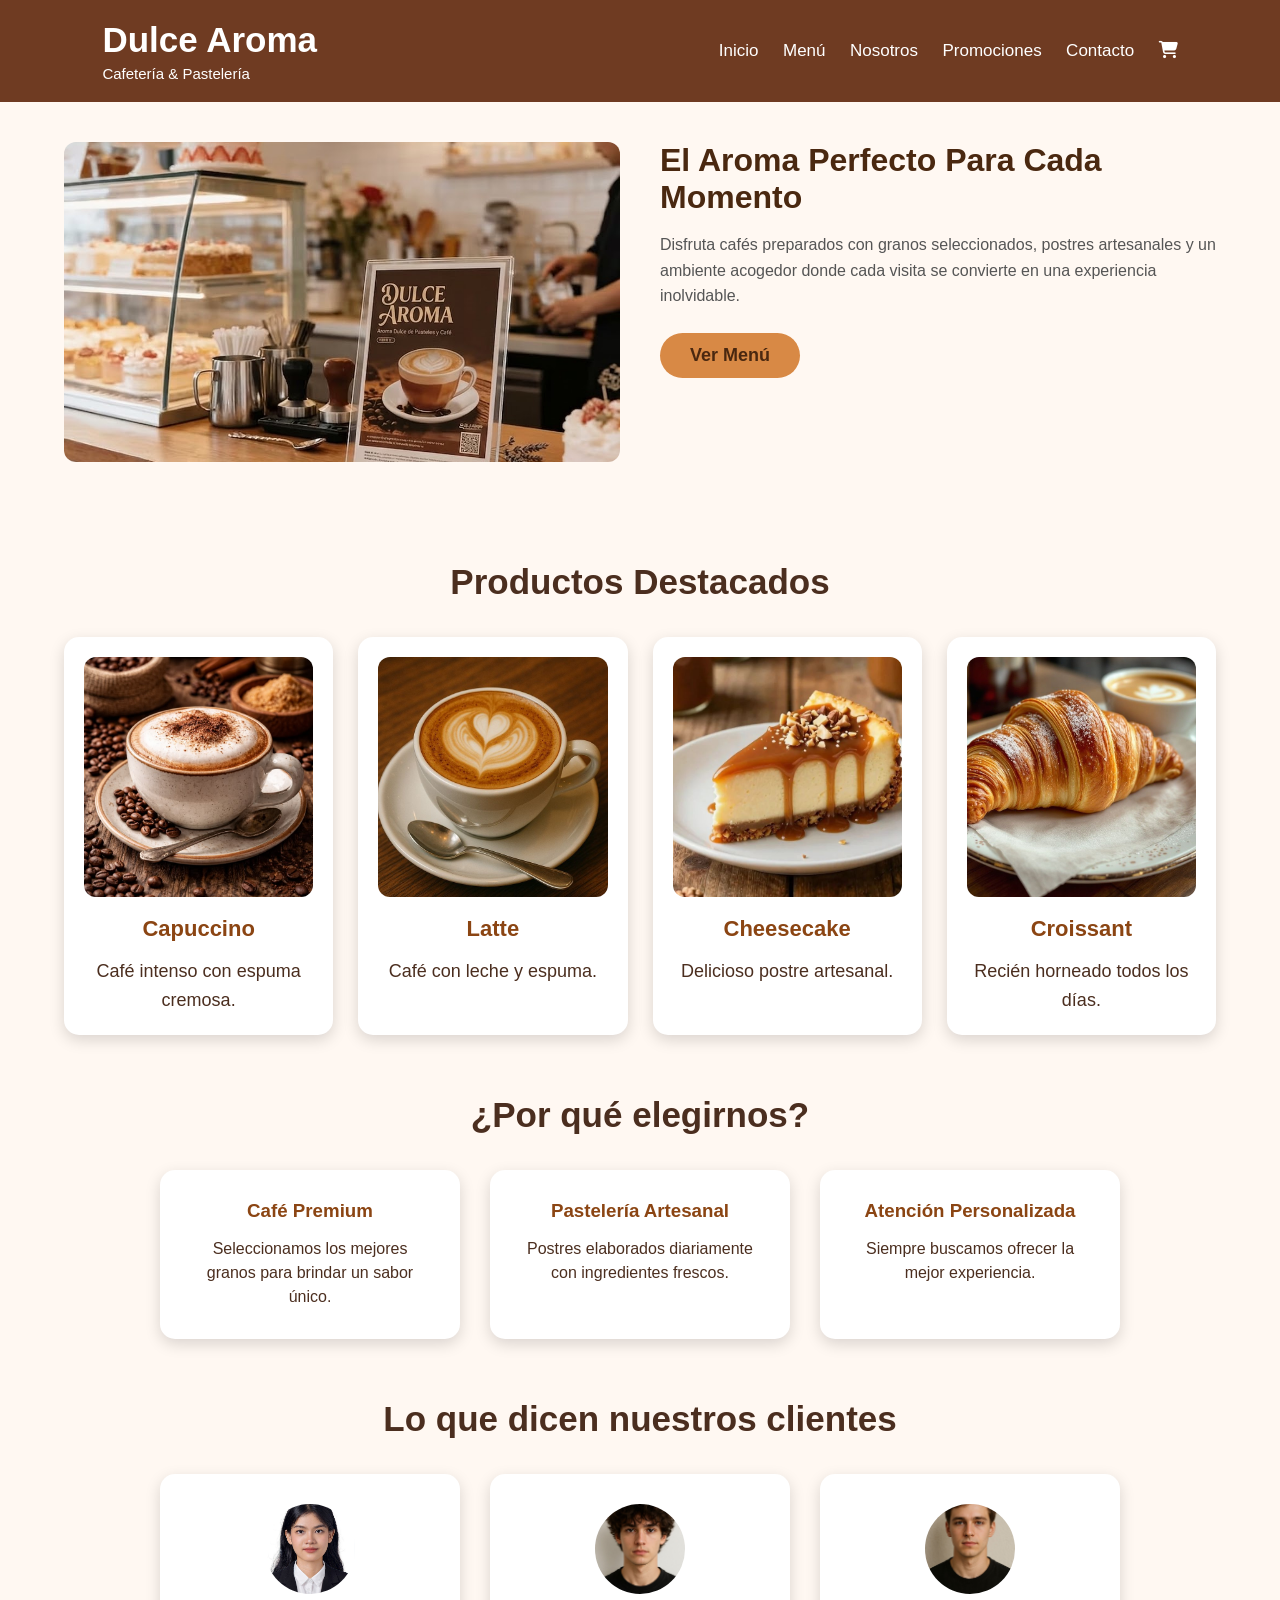
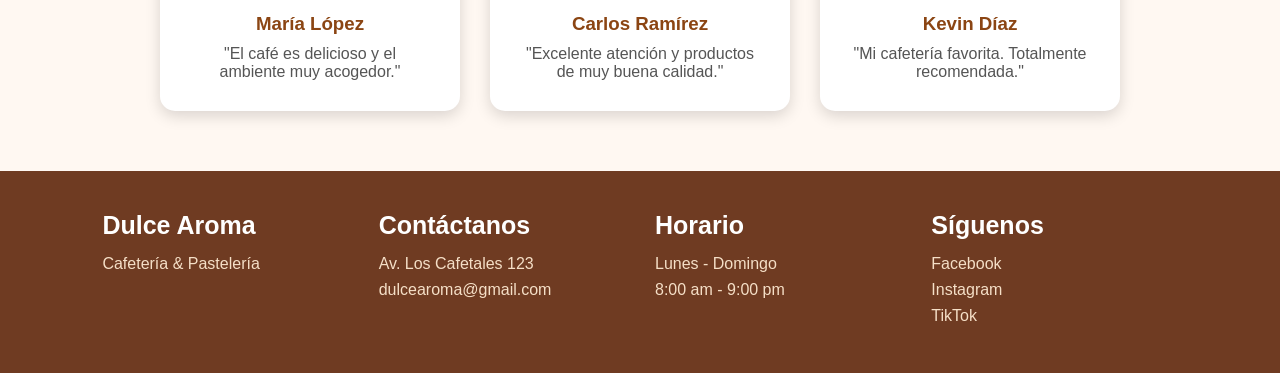
<file: cafeteria/index.html>
<!DOCTYPE html>
<html lang="en">
<head>
    <meta charset="UTF-8">
    <meta name="viewport" content="width=device-width, initial-scale=1.0">
    <title>Document</title>
</head>
<body>
    <meta http-equiv="refresh" content="0; url=html/inicio.html">
</body>
</html>
</file>
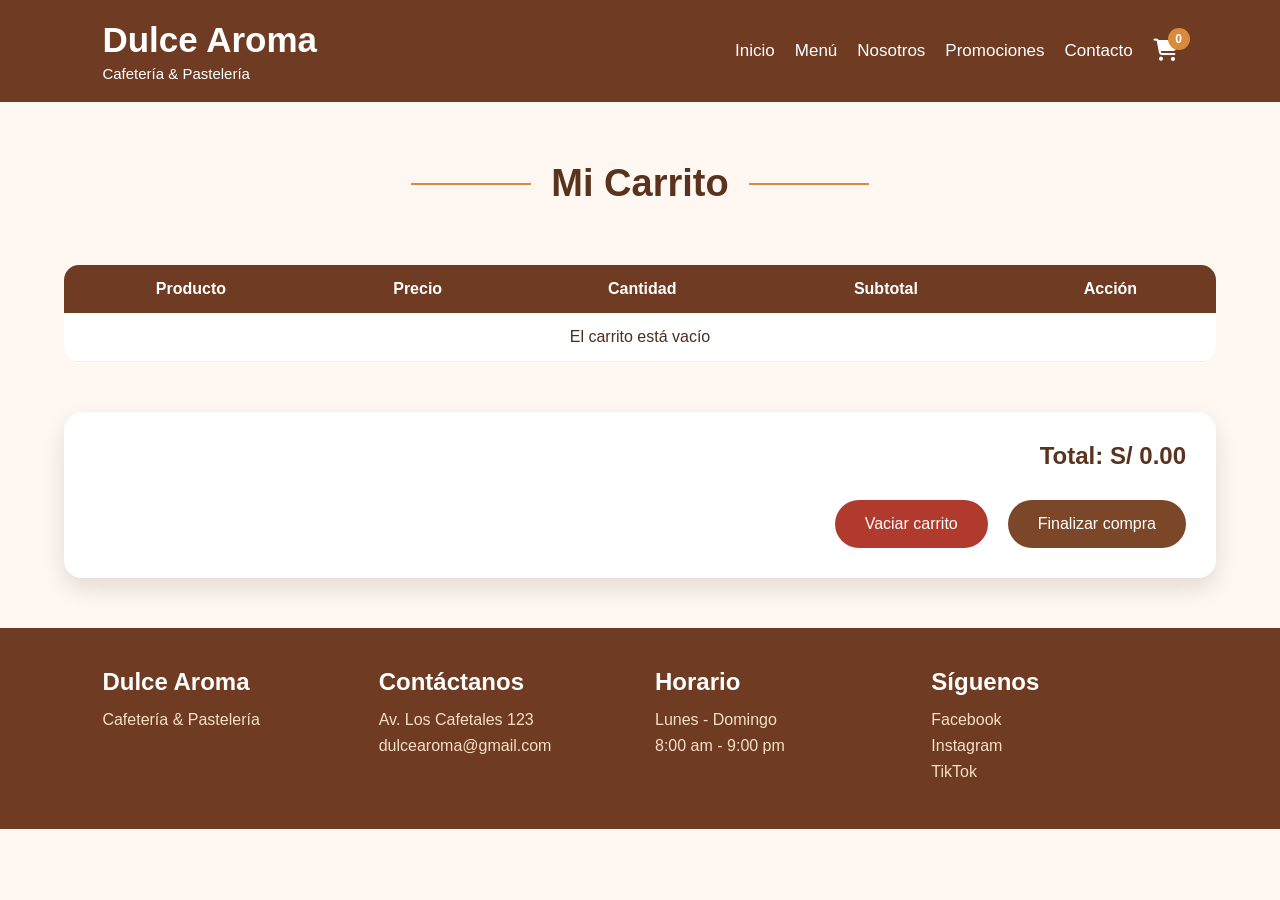
<file: cafeteria/html/carrito.html>
<!DOCTYPE html>
<html lang="es">
<head>
    <meta charset="UTF-8">
    <meta name="viewport" content="width=device-width, initial-scale=1.0">
    <title>Carrito | Dulce Aroma</title>
    <link rel="stylesheet" href="../css/carrito.css">
    <link rel="stylesheet"
    href="https://cdnjs.cloudflare.com/ajax/libs/font-awesome/6.5.2/css/all.min.css">
</head>
<body>
    <header>
        <div class="logo">
            <h1>Dulce Aroma</h1>
            <p>Cafetería & Pastelería</p>
        </div>
        <nav>
            <a href="inicio.html">Inicio</a>
            <a href="menu.html">Menú</a>
            <a href="nosotros.html">Nosotros</a>
            <a href="promociones.html">Promociones</a>
            <a href="contacto.html">Contacto</a>
            <a href="carrito.html" class="carrito-icono">
                <i class="fa-solid fa-cart-shopping"></i>
                <span id="contador">0</span>
            </a>
        </nav>
    </header>
        <section class="titulo">
            <div class="linea"></div>
            <h2>Mi Carrito</h2>
            <div class="linea"></div>
        </section>
        <section class="contenedor-carrito">
            <table>
                <thead>
                    <tr>
                        <th>Producto</th>
                        <th>Precio</th>
                        <th>Cantidad</th>
                        <th>Subtotal</th>
                        <th>Acción</th>
                    </tr>
                </thead>
                <tbody id="lista-carrito">
                </tbody>
            </table>
        </section>
        <section class="resumen">
            <h2>
                Total:
                <span id="total">
                    S/ 0.00
                </span>
            </h2>
            <div class="botones">
                <button id="vaciar">
                    Vaciar carrito
                </button>
                <button id="comprar">
                    Finalizar compra
                </button>
            </div>
        </section>
    <footer>
        <div>
            <h3>Dulce Aroma</h3>
            <p>Cafetería & Pastelería</p>
        </div>
        <div>
            <h3>Contáctanos</h3>
            <p>Av. Los Cafetales 123</p>
            <p>dulcearoma@gmail.com</p>
        </div>
        <div>
            <h3>Horario</h3>
            <p>Lunes - Domingo</p>
            <p>8:00 am - 9:00 pm</p>
        </div>
        <div>
            <h3>Síguenos</h3>
            <p>Facebook</p>
            <p>Instagram</p>
            <p>TikTok</p>
        </div>
    </footer>
    <script src="../js/carrito.js"></script>
</body>
</html>
</file>
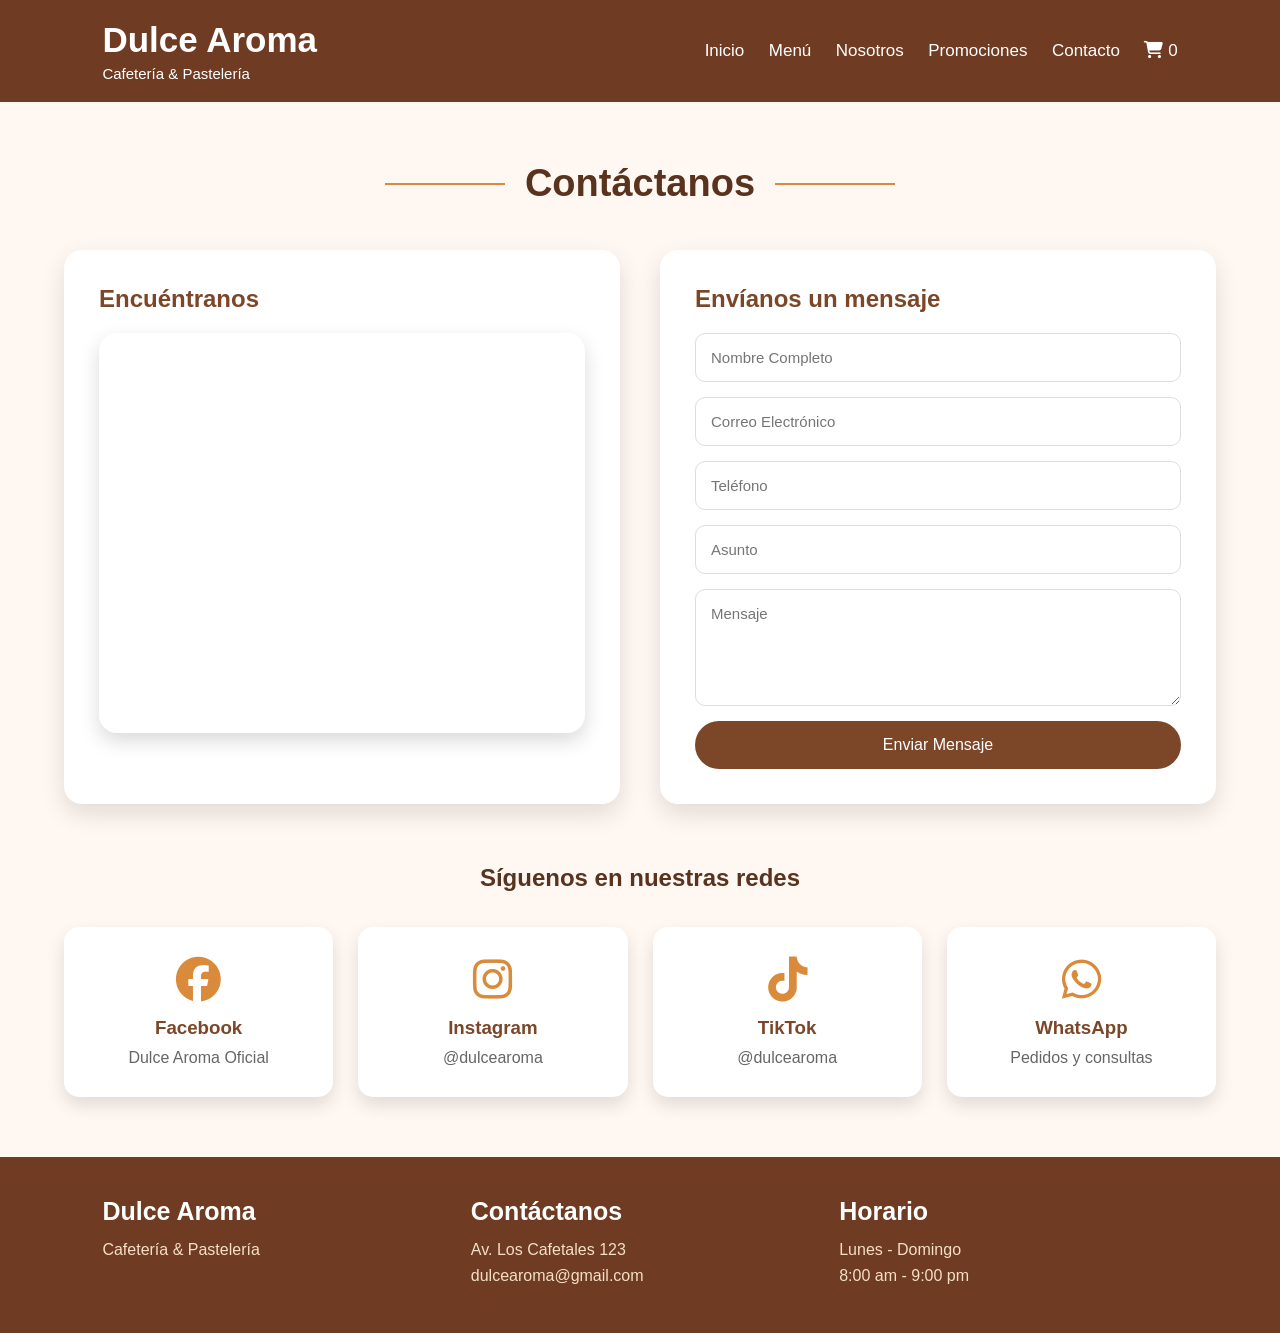
<file: cafeteria/html/contacto.html>
<!DOCTYPE html>
<html lang="es">
<head>
    <meta charset="UTF-8">
    <meta name="viewport" content="width=device-width, initial-scale=1.0">
    <title>Contacto | Dulce Aroma</title>
    <link rel="stylesheet" href="../css/contacto.css">
    <link rel="stylesheet" href="https://cdnjs.cloudflare.com/ajax/libs/font-awesome/6.5.0/css/all.min.css">
</head>
<body>
    <header>
        <div class="logo">
            <h1>Dulce Aroma</h1>
            <p>Cafetería & Pastelería</p>
        </div>
        <nav>
            <a href="inicio.html">Inicio</a>
            <a href="menu.html">Menú</a>
            <a href="nosotros.html">Nosotros</a>
            <a href="promociones.html">Promociones</a>
            <a href="contacto.html">Contacto</a>
            <a href="carrito.html" class="carrito-icono">
                <i class="fa-solid fa-cart-shopping"></i>
                <span id="contador">0</span>
            </a>
        </nav>
    </header>

    <section class="titulo">
        <span class="linea"></span>
        <h2>Contáctanos</h2>
        <span class="linea"></span>
    </section>

    <div class="infoyfor">
        <div class="informacion">
            <h2>Encuéntranos</h2>
            <iframe src="https://www.google.com/maps/embed?pb=!1m18!1m12!1m3!1d3902.801002792342!2d-77.07828072405177!3d-11.988267240816096!2m3!1f0!2f0!3f0!3m2!1i1024!2i768!4f13.1!3m3!1m2!1s0x9105ce5cc57fb27f%3A0x978be5de6624be49!2sLos%20Cafetales%2C%20Los%20Olivos%2015301%2C%20Per%C3%BA!5e0!3m2!1ses!2sus!4v1784934699123!5m2!1ses!2sus" width="600" height="450" style="border:0;" allowfullscreen="" loading="lazy" referrerpolicy="strict-origin-when-cross-origin">
            </iframe>
        </div>

        <div class="formulario">
            <h2>Envíanos un mensaje</h2>
            <form id="form-contacto">
                <input type="text" id="nombre" placeholder="Nombre Completo" required>
                <input type="email" id="email" placeholder="Correo Electrónico" required>
                <input type="tel" id="telefono" placeholder="Teléfono" required>
                <input type="text" id="asunto" placeholder="Asunto" required>
                <textarea id="mensaje" placeholder="Mensaje" rows="5" required></textarea>
                <button type="submit">
                    Enviar Mensaje
                </button>
            </form>
        </div>
    </div>

    <section class="redes">
        <h2>Síguenos en nuestras redes</h2>
        <div class="tarjetas-redes">
            <div class="red">
                <i class="fa-brands fa-facebook"></i>
                <h3>Facebook</h3>
                <p>Dulce Aroma Oficial</p>
            </div>
            <div class="red">
                <i class="fa-brands fa-instagram"></i>
                <h3>Instagram</h3>
                <p>@dulcearoma</p>
            </div>
            <div class="red">
                <i class="fa-brands fa-tiktok"></i>
                <h3>TikTok</h3>
                <p>@dulcearoma</p>
            </div>
            <div class="red">
                <i class="fa-brands fa-whatsapp"></i>
                <h3>WhatsApp</h3>
                <p>Pedidos y consultas</p>
            </div>
        </div>
    </section>

    <footer>
        <div>
            <h3>Dulce Aroma</h3>
            <p>Cafetería & Pastelería</p>
        </div>
        <div>
            <h3>Contáctanos</h3>
            <p>Av. Los Cafetales 123</p>
            <p>dulcearoma@gmail.com</p>
        </div>
        <div>
            <h3>Horario</h3>
            <p>Lunes - Domingo</p>
            <p>8:00 am - 9:00 pm</p>
        </div>
    </footer>
    <script src="../js/contacto.js"></script>
</body>
</html>
</file>
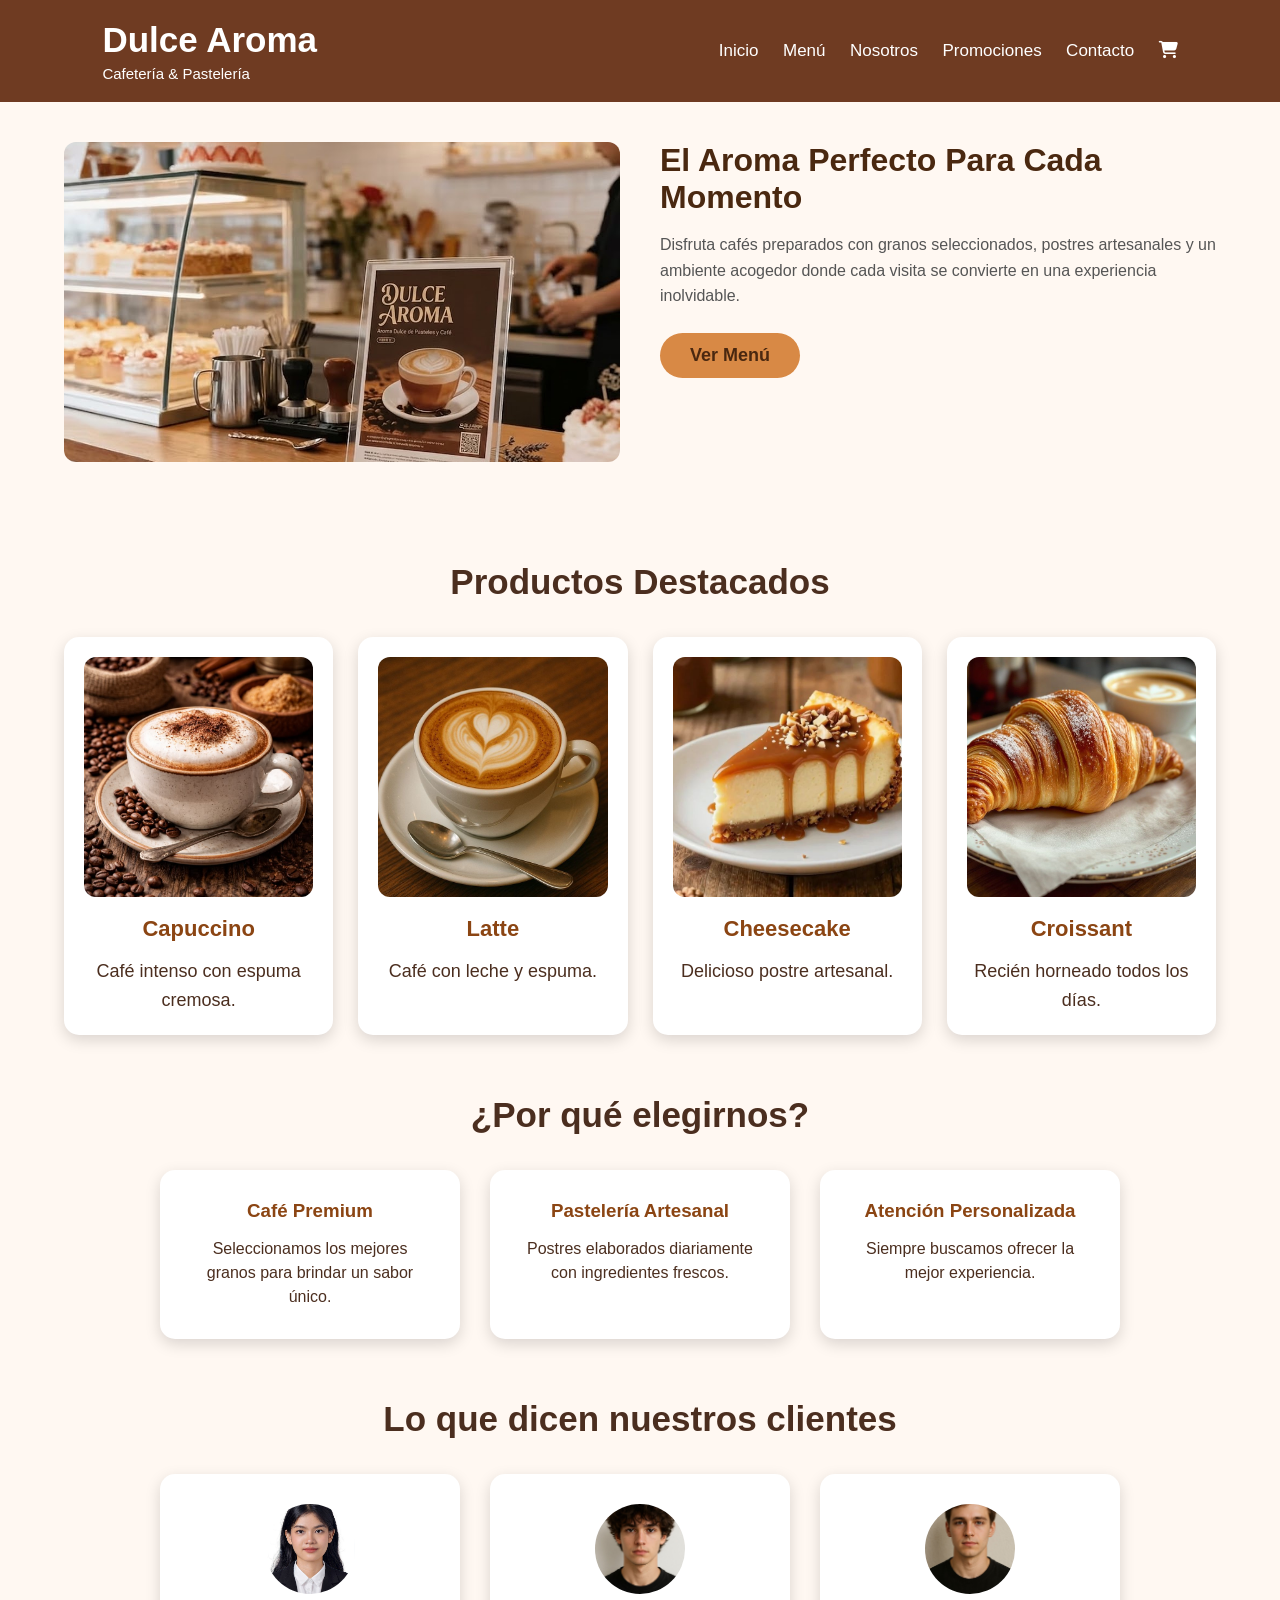
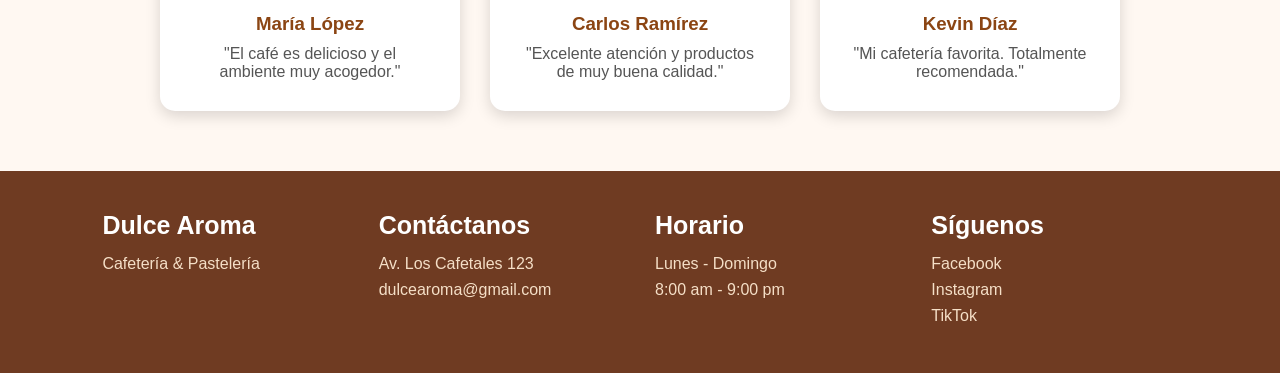
<file: cafeteria/html/inicio.html>
<!DOCTYPE html>
<html lang="en">
<head>
    <meta charset="UTF-8">
    <meta name="viewport" content="width=device-width, initial-scale=1.0">
    <title>Dulce Aroma | Cafetería y Pastelería</title>
    <link rel="stylesheet" href="../css/inicio.css">
    <link rel="stylesheet"
    href="https://cdnjs.cloudflare.com/ajax/libs/font-awesome/6.5.2/css/all.min.css">
</head>
<body>
    <header>
        <div class="logo">
            <h1>Dulce Aroma</h1>
            <p>Cafetería & Pastelería</p>
        </div>
        <nav>
            <a href="inicio.html">Inicio</a>
            <a href="menu.html">Menú</a>
            <a href="nosotros.html">Nosotros</a>
            <a href="promociones.html">Promociones</a>
            <a href="contacto.html">Contacto</a>
            <a href="carrito.html" class="carrito-icono">
                <i class="fa-solid fa-cart-shopping"></i>
                <span id="contador"></span>
            </a>
        </nav>
    </header>
    <section class="inicio">
        <div class="inicio-imagen">
            <img src="../img/banner.jpg" alt="Cafetería">
        </div>
        <div class="inicio-texto">
            <h2>El Aroma Perfecto Para Cada Momento</h2>
            <p>Disfruta cafés preparados con granos seleccionados,
                postres artesanales y un ambiente acogedor donde
                cada visita se convierte en una experiencia inolvidable.</p>
            <a href="menu.html" class="boton">Ver Menú</a>
        </div>
    </section>
    <section class="productos">
        <h2>Productos Destacados</h2>
        <div class="lista-productos">
            <div class="prod">
                <img src="../img/capuccino.jpg" alt="Capuccino">
                <h3>Capuccino</h3>
                <p>Café intenso con espuma cremosa.</p>
            </div>
            <div class="prod">
                <img src="../img/latte.jpg" alt="Latte">
                <h3>Latte</h3>
                <p>Café con leche y espuma.</p>
            </div>
            <div class="prod">
                <img src="../img/Cheesecake.jpg" alt="Cheesecake">
                <h3>Cheesecake</h3>
                <p>Delicioso postre artesanal.</p>
            </div>
            <div class="prod">
                <img src="../img/Croissant.jpg" alt="Croissant">
                <h3>Croissant</h3>
                <p>Recién horneado todos los días.</p>
            </div>
        </div>
    </section>
    <section class="beneficios">
        <h2>¿Por qué elegirnos?</h2>
        <div class="contenedor-beneficios">
            <div class="beneficio">
                <h3>Café Premium</h3>
                <p>Seleccionamos los mejores granos para brindar un sabor único.</p>
            </div>
            <div class="beneficio">
                <h3>Pastelería Artesanal</h3>
                <p>Postres elaborados diariamente con ingredientes frescos.</p>
            </div>
            <div class="beneficio">
                <h3>Atención Personalizada</h3>
                <p>Siempre buscamos ofrecer la mejor experiencia.</p>
            </div>
        </div>
    </section>
    <section class="testimonios">
        <h2>Lo que dicen nuestros clientes</h2>
        <div class="lista-testimonios">
            <div class="testimonio">
                <img src="../img/cliente1.jpg" alt="Cliente">
                <h3>María López</h3>
                <p>"El café es delicioso y el ambiente muy acogedor."</p>
            </div>
            <div class="testimonio">
                <img src="../img/cliente2.jpg" alt="Cliente">
                <h3>Carlos Ramírez</h3>
                <p>"Excelente atención y productos de muy buena calidad."</p>
            </div>
            <div class="testimonio">
                <img src="../img/cliente3.jpg" alt="Cliente">
                <h3>Kevin Díaz</h3>
                <p>"Mi cafetería favorita. Totalmente recomendada."</p>
            </div>
        </div>
    </section>
    <footer>
        <div>
            <h3>Dulce Aroma</h3>
            <p>Cafetería & Pastelería</p>
        </div>
        <div>
            <h3>Contáctanos</h3>
            <p>Av. Los Cafetales 123</p>
            <p>dulcearoma@gmail.com</p>
        </div>
        <div>
            <h3>Horario</h3>
            <p>Lunes - Domingo</p>
            <p>8:00 am - 9:00 pm</p>
        </div>
        <div>
            <h3>Síguenos</h3>
            <p>Facebook</p>
            <p>Instagram</p>
            <p>TikTok</p>
        </div>
    </footer>
</body>
</html>
</file>
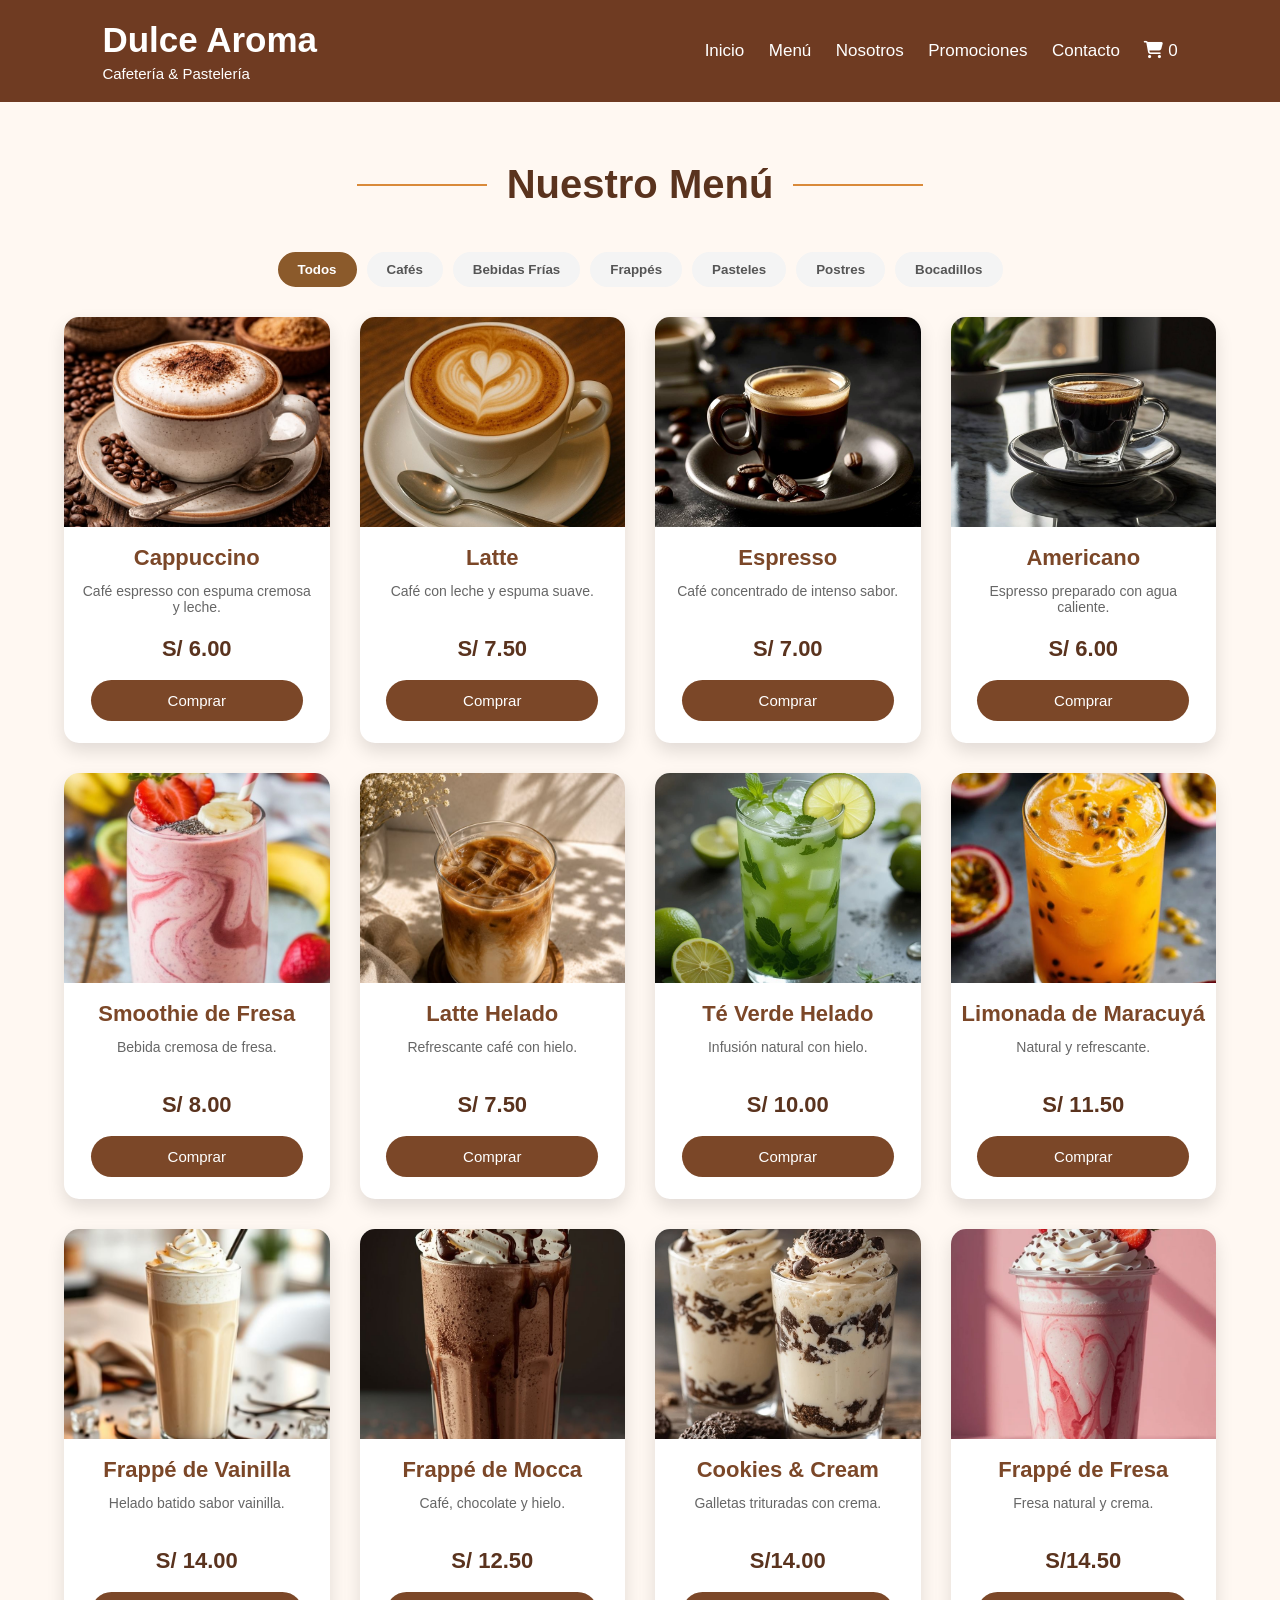
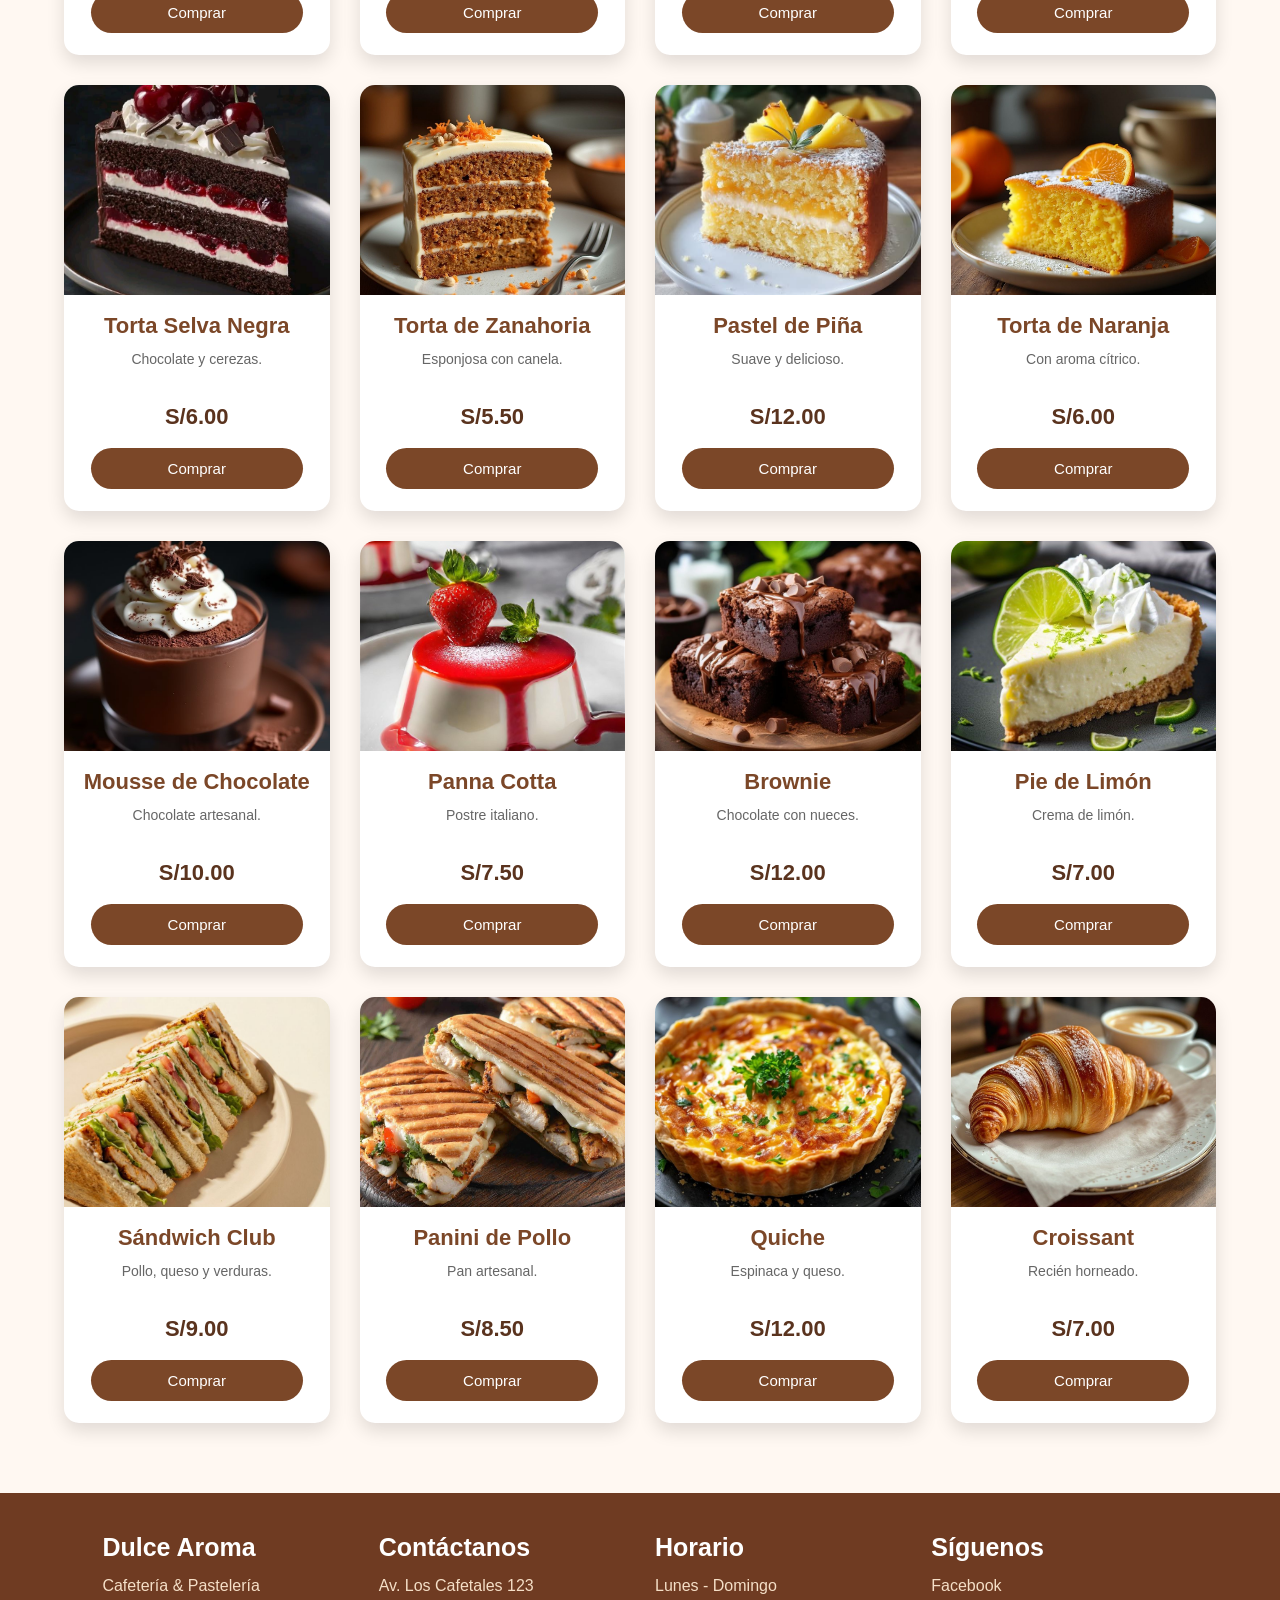
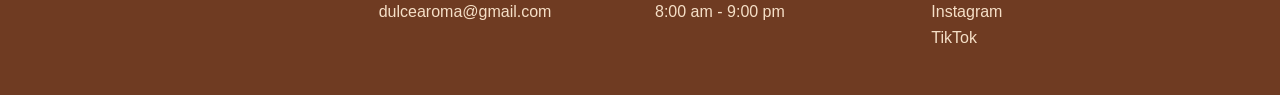
<file: cafeteria/html/menu.html>
<!DOCTYPE html>
<html lang="en">
<head>
    <meta charset="UTF-8">
    <meta name="viewport" content="width=device-width, initial-scale=1.0">
    <title>Menú | Dulce Aroma</title>
    <link rel="stylesheet" href="../css/menu.css">
    <link rel="stylesheet"
    href="https://cdnjs.cloudflare.com/ajax/libs/font-awesome/6.5.2/css/all.min.css">
</head>
<body>
     <header>
        <div class="logo">
            <h1>Dulce Aroma</h1>
            <p>Cafetería & Pastelería</p>
        </div>
        <nav>
            <a href="inicio.html">Inicio</a>
            <a href="menu.html">Menú</a>
            <a href="nosotros.html">Nosotros</a>
            <a href="promociones.html">Promociones</a>
            <a href="contacto.html">Contacto</a>
            <a href="carrito.html" class="carrito-icono">
                <i class="fa-solid fa-cart-shopping"></i>
                <span id="contador">0</span>
            </a>
        </nav>
    </header>
    <section class="titulo-menu">
        <div class="linea"></div>
        <h2>Nuestro Menú</h2>
        <div class="linea"></div>
    </section>
    <section class="categorias-container">
        <button class="btn-categoria active" data-categoria="todos">Todos</button>
        <button class="btn-categoria" data-categoria="cafes">Cafés</button>
        <button class="btn-categoria" data-categoria="frias">Bebidas Frías</button>
        <button class="btn-categoria" data-categoria="frappes">Frappés</button>
        <button class="btn-categoria" data-categoria="pasteles">Pasteles</button>
        <button class="btn-categoria" data-categoria="postres">Postres</button>
        <button class="btn-categoria" data-categoria="bocadillos">Bocadillos</button>
    </section>
    <section class="productos">
        <div class="prod cafes">
            <img src="../img/capuccino.jpg">
            <h3>Cappuccino</h3>
            <p>Café espresso con espuma cremosa y leche.</p>
            <span>S/ 6.00</span>
            <button>Comprar</button>
        </div>
        <div class="prod cafes">
            <img src="../img/latte.jpg">
            <h3>Latte</h3>
            <p>Café con leche y espuma suave.</p>
            <span>S/ 7.50</span>
            <button>Comprar</button>
        </div>
        <div class="prod cafes">
            <img src="../img/espresso.jpg">
            <h3>Espresso</h3>
            <p>Café concentrado de intenso sabor.</p>
            <span>S/ 7.00</span>
            <button>Comprar</button>
        </div>
        <div class="prod cafes">
            <img src="../img/americano.jpg">
            <h3>Americano</h3>
            <p>Espresso preparado con agua caliente.</p>
            <span>S/ 6.00</span>
            <button>Comprar</button>
        </div>
        <div class="prod frias">
            <img src="../img/s.fresa.jpg">
            <h3>Smoothie de Fresa</h3>
            <p>Bebida cremosa de fresa.</p>
            <span>S/ 8.00</span>
            <button>Comprar</button>
        </div>
        <div class="prod frias">
            <img src="../img/latte.h.jpg">
            <h3>Latte Helado</h3>
            <p>Refrescante café con hielo.</p>
            <span>S/ 7.50</span>
            <button>Comprar</button>
        </div>
        <div class="prod frias">
            <img src="../img/te.verde.jpg">
            <h3>Té Verde Helado</h3>
            <p>Infusión natural con hielo.</p>
            <span>S/ 10.00</span>
            <button>Comprar</button>
        </div>
        <div class="prod frias">
            <img src="../img/maracuya.jpg">
            <h3>Limonada de Maracuyá</h3>
            <p>Natural y refrescante.</p>
            <span>S/ 11.50</span>
            <button>Comprar</button>
        </div>
        <div class="prod frappes">
            <img src="../img/vainilla.jpg">
            <h3>Frappé de Vainilla</h3>
            <p>Helado batido sabor vainilla.</p>
            <span>S/ 14.00</span>
            <button>Comprar</button>
        </div>
        <div class="prod frappes">
            <img src="../img/mocca.jpg">
            <h3>Frappé de Mocca</h3>
            <p>Café, chocolate y hielo.</p>
            <span>S/ 12.50</span>
            <button>Comprar</button>
        </div>
        <div class="prod frappes">
            <img src="../img/cream.jpg">
            <h3>Cookies & Cream</h3>
            <p>Galletas trituradas con crema.</p>
            <span>S/14.00</span>
            <button>Comprar</button>
        </div>
        <div class="prod frappes">
            <img src="../img/fresa.jpg">
            <h3>Frappé de Fresa</h3>
            <p>Fresa natural y crema.</p>
            <span>S/14.50</span>
            <button>Comprar</button>
        </div>
        <div class="prod pasteles">
            <img src="../img/selvanegra.jpg">
            <h3>Torta Selva Negra</h3>
            <p>Chocolate y cerezas.</p>
            <span>S/6.00</span>
            <button>Comprar</button>
        </div>
        <div class="prod pasteles">
            <img src="../img/zanahoria.jpg">
            <h3>Torta de Zanahoria</h3>
            <p>Esponjosa con canela.</p>
            <span>S/5.50</span>
            <button>Comprar</button>
        </div>
        <div class="prod pasteles">
            <img src="../img/piña.jpg">
            <h3>Pastel de Piña</h3>
            <p>Suave y delicioso.</p>
            <span>S/12.00</span>
            <button>Comprar</button>
        </div>
        <div class="prod pasteles">
            <img src="../img/naranja.jpg">
            <h3>Torta de Naranja</h3>
            <p>Con aroma cítrico.</p>
            <span>S/6.00</span>
            <button>Comprar</button>
        </div>
        <div class="prod postres">
            <img src="../img/chocolate.jpg">
            <h3>Mousse de Chocolate</h3>
            <p>Chocolate artesanal.</p>
            <span>S/10.00</span>
            <button>Comprar</button>
        </div>
        <div class="prod postres">
            <img src="../img/panna.jpg">
            <h3>Panna Cotta</h3>
            <p>Postre italiano.</p>
            <span>S/7.50</span>
            <button>Comprar</button>
        </div>
        <div class="prod postres">
            <img src="../img/brownie.jpg">
            <h3>Brownie</h3>
            <p>Chocolate con nueces.</p>
            <span>S/12.00</span>
            <button>Comprar</button>
        </div>
        <div class="prod postres">
            <img src="../img/limon.jpg">
            <h3>Pie de Limón</h3>
            <p>Crema de limón.</p>
            <span>S/7.00</span>
            <button>Comprar</button>
        </div>
        <div class="prod bocadillos">
            <img src="../img/club.jpg">
            <h3>Sándwich Club</h3>
            <p>Pollo, queso y verduras.</p>
            <span>S/9.00</span>
            <button>Comprar</button>
        </div>
        <div class="prod bocadillos">
            <img src="../img/panini.jpg">
            <h3>Panini de Pollo</h3>
            <p>Pan artesanal.</p>
            <span>S/8.50</span>
            <button>Comprar</button>
        </div>
        <div class="prod bocadillos">
            <img src="../img/quiche.jpg">
            <h3>Quiche</h3>
            <p>Espinaca y queso.</p>
            <span>S/12.00</span>
            <button>Comprar</button>
        </div>
        <div class="prod bocadillos">
            <img src="../img/Croissant.jpg">
            <h3>Croissant</h3>
            <p>Recién horneado.</p>
            <span>S/7.00</span>
            <button>Comprar</button>
        </div>
    </section>
    <footer>
        <div>
            <h3>Dulce Aroma</h3>
            <p>Cafetería & Pastelería</p>
        </div>
        <div>
            <h3>Contáctanos</h3>
            <p>Av. Los Cafetales 123</p>
            <p>dulcearoma@gmail.com</p>
        </div>
        <div>
            <h3>Horario</h3>
            <p>Lunes - Domingo</p>
            <p>8:00 am - 9:00 pm</p>
        </div>
        <div>
            <h3>Síguenos</h3>
            <p>Facebook</p>
            <p>Instagram</p>
            <p>TikTok</p>
        </div>
    </footer>
    <script src="../js/comprar.js"></script>
</body>
</html>
</file>
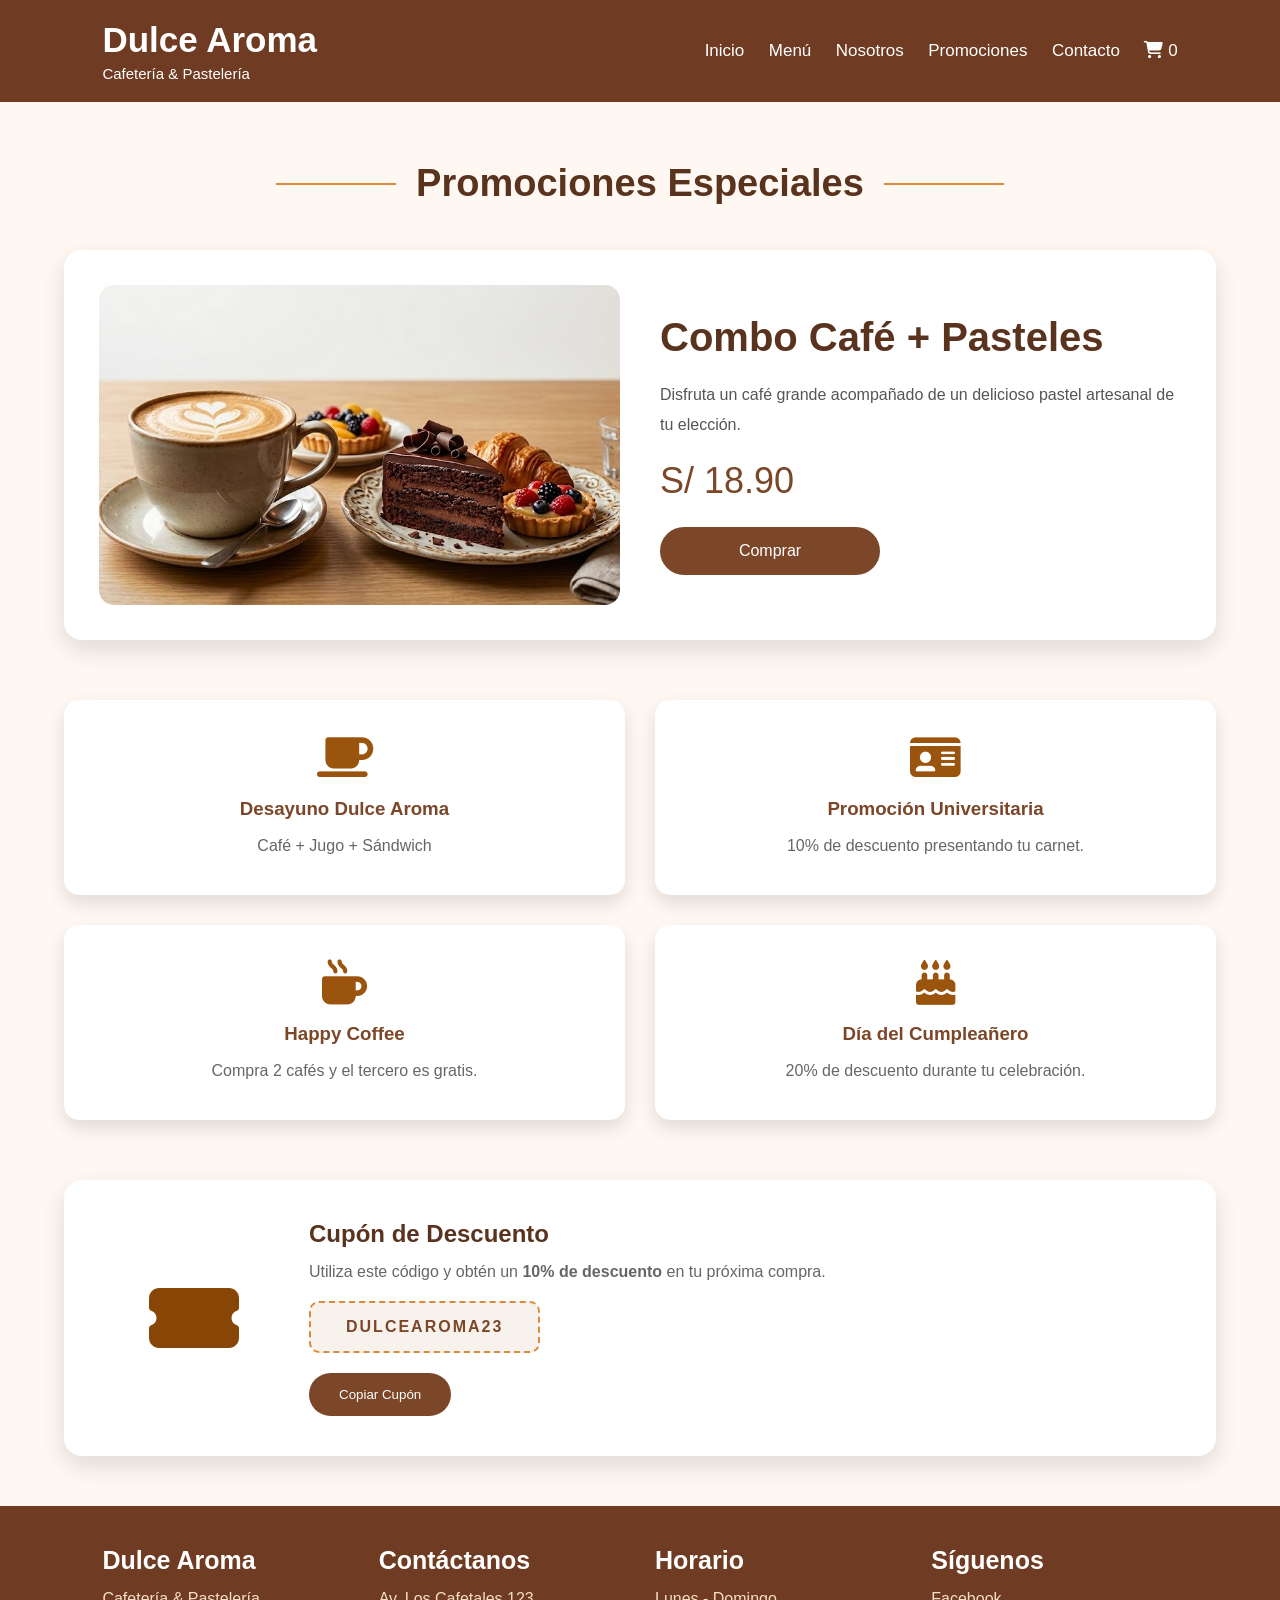
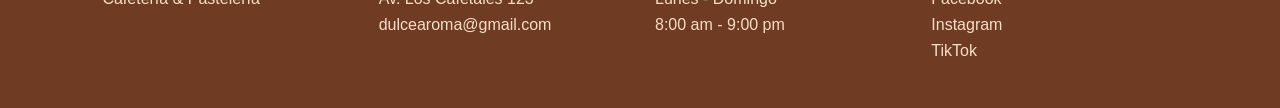
<file: cafeteria/html/promociones.html>
<!DOCTYPE html>
<html lang="en">
<head>
    <meta charset="UTF-8">
    <meta name="viewport" content="width=device-width, initial-scale=1.0">
    <title>Promociones | Dulce Aroma</title>
    <link rel="stylesheet" href="../css/promociones.css">
    <link rel="stylesheet"
        href="https://cdnjs.cloudflare.com/ajax/libs/font-awesome/6.5.2/css/all.min.css">
</head>
<body>
    <header>
        <div class="logo">
            <h1>Dulce Aroma</h1>
            <p>Cafetería & Pastelería</p>
        </div>
        <nav>
            <a href="inicio.html">Inicio</a>
            <a href="menu.html">Menú</a>
            <a href="nosotros.html">Nosotros</a>
            <a href="promociones.html">Promociones</a>
            <a href="contacto.html">Contacto</a>
            <a href="carrito.html" class="carrito-icono">
                <i class="fa-solid fa-cart-shopping"></i>
                <span id="contador">0</span>
            </a>
    </header>
    <section class="titulo">
        <div class="linea"></div>
        <h2>Promociones Especiales</h2>
        <div class="linea"></div>
    </section>
    <section class="principal">
        <div class="imagen">
            <img src="../img/promocion.jpg" alt="Combo Café + Pastel">
        </div>
        <div class="contenido">
            <h2>Combo Café + Pasteles</h2>
            <p>Disfruta un café grande acompañado de un delicioso pastel
                artesanal de tu elección.</p>
            <span>S/ 18.90</span>
            <button 
                onclick="agregarCarrito('Combo Café + Pasteles',18.90,'../img/promocion.jpg')">
                Comprar
            </button>
        </div>
    </section>
    <section class="promociones">
        <div class="promo">
            <i class="fas fa-coffee"></i>
            <h3>Desayuno Dulce Aroma</h3>
            <p>Café + Jugo + Sándwich</p>
        </div>
        <div class="promo">
            <i class="fas fa-id-card"></i>
            <h3>Promoción Universitaria</h3>
            <p>10% de descuento presentando tu carnet.</p>
        </div>
        <div class="promo">
            <i class="fas fa-mug-hot"></i>
            <h3>Happy Coffee</h3>
            <p>Compra 2 cafés y el tercero es gratis.</p>
        </div>
        <div class="promo">
            <i class="fas fa-birthday-cake"></i>
            <h3>Día del Cumpleañero</h3>
            <p>20% de descuento durante tu celebración.</p>
        </div>
    </section>
    <section class="cupon">
        <div class="icono-cupon">
            <i class="fas fa-ticket-alt"></i>
        </div>
        <div class="texto">
            <h2>Cupón de Descuento</h2>
            <p>Utiliza este código y obtén un 
                <strong>10% de descuento</strong> en tu próxima compra.
            </p>
            <div class="codigo">
                DULCEAROMA23
            </div>
            <button id="copiar">
                Copiar Cupón
            </button>
        </div>
    </section>
    <footer>
        <div>
            <h3>Dulce Aroma</h3>
            <p>Cafetería & Pastelería</p>
        </div>
        <div>
            <h3>Contáctanos</h3>
            <p>Av. Los Cafetales 123</p>
            <p>dulcearoma@gmail.com</p>
        </div>
        <div>
            <h3>Horario</h3>
            <p>Lunes - Domingo</p>
            <p>8:00 am - 9:00 pm</p>
        </div>
        <div>
            <h3>Síguenos</h3>
            <p>Facebook</p>
            <p>Instagram</p>
            <p>TikTok</p>
        </div>
    </footer>
    <script src="../js/comprar.js"></script>
</body>
</html>
</file>
<file: cafeteria/css/carrito.css>
*{
    margin:0;
    padding:0;
    box-sizing:border-box;
    font-family:Arial, sans-serif;
}
body{
    background:#fff8f2;
    color:#4b2e1f;
}
header{
    width:100%;
    background:#6f3b22;
    color:white;
    padding:20px 8%;
    display:flex;
    justify-content:space-between;
    align-items:center;
}
.logo h1{
    font-size:35px;
    margin-bottom:5px;
}
.logo p{
    font-size:15px;
}
nav{
    display:flex;
    align-items:center;
}
nav a{
    color:white;
    text-decoration:none;
    margin-left:20px;
    font-size:17px;
    transition:.3s;
}
nav a:hover{
    color:#ffd59a;
}
.carrito-icono{
    position:relative;
    font-size:22px;
}
.carrito-icono span{
    position:absolute;
    top:-10px;
    right:-12px;
    background:#D98A3A;
    color:white;
    width:22px;
    height:22px;
    border-radius:50%;
    display:flex;
    justify-content:center;
    align-items:center;
    font-size:12px;
    font-weight:bold;
}
.titulo{
    display:flex;
    justify-content:center;
    align-items:center;
    gap:20px;
    margin:60px 0;
}
.linea{
    width:120px;
    height:2px;
    background:#D98A3A;
}
.titulo h2{
    font-size:38px;
    color:#5A331E;
}
.contenedor-carrito{
    width:90%;
    max-width:1200px;
    margin:auto;
    overflow-x:auto;
    border-radius: 15px;
}
table {
    width: 100%;
    border-collapse: collapse;
    background: white;
    border-radius: 15px;
    box-shadow: 0 10px 25px rgba(0,0,0,.12);
}
thead{
    background:#6f3b22;
    color:white;
}
th, td {
    padding: 15px;
    text-align: center;
    vertical-align: middle;
}
.info-producto {
    display: flex;
    align-items: center;
    gap: 10px;
}
.img-producto {
    flex-shrink: 0;
}
.info-producto span {
    text-align: left;
    word-break: break-word; 
}
tbody tr{
    border-bottom:1px solid #eee;
}

tbody tr:hover{
    background:#faf5ef;
}
td button{
    border:none;
    background:#7B4728;
    color:white;
    padding:10px 15px;
    border-radius:8px;
    cursor:pointer;
    transition:.3s;
}
td button:hover{
    background:#D98A3A;
}
.resumen{
    width:90%;
    max-width:1200px;
    margin:50px auto;
    background:white;
    padding:30px;
    border-radius:18px;
    box-shadow:0 10px 25px rgba(0,0,0,.12);
}
.resumen h2{
    text-align:right;
    color:#5A331E;
    margin-bottom:30px;
}
.botones{
    display:flex;
    justify-content:flex-end;
    gap:20px;
}
.botones button{
    border:none;
    padding:15px 30px;
    border-radius:30px;
    cursor:pointer;
    color:white;
    font-size:16px;
    transition:.3s;
}
#vaciar{
    background:#b03a2e;
}
#vaciar:hover{
    background:#922b21;
}
#comprar{
    background:#7B4728;
}
#comprar:hover{
    background:#D98A3A;
}
footer{
    background:#6f3b22;
    color:white;
    padding:40px 8%;
    display:grid;
    grid-template-columns:repeat(4,1fr);
    gap:30px;
}
footer h3{
    font-size:24px;
    margin-bottom:15px;
}
footer p{
    color:#f5dfc7;
    margin-bottom:8px;
}
.img-producto{

    width:70px;
    height:70px;
    object-fit:cover;
    border-radius:10px;

}
@media(max-width:900px){
    header{
        flex-direction:column;
        text-align:center;
    }
    nav{
        flex-wrap:wrap;
        justify-content:center;
        margin-top:20px;
    }
    nav a{
        margin:10px;
    }
    .botones{
        flex-direction:column;
    }
    .botones button{
        width:100%;
    }
    footer{
        grid-template-columns:repeat(2,1fr);
    }
}
@media(max-width:600px){
    .linea{
        display:none;
    }
    .titulo h2{
        font-size:30px;
    }
    th,
    td{
        font-size:14px;
        padding:10px;
    }
    footer{
        grid-template-columns:1fr;
        text-align:center;
    }
}
</file>
<file: cafeteria/css/contacto.css>
*{
    margin:0;
    padding:0;
    box-sizing:border-box;
    font-family:Arial, sans-serif;
}
body{
    background:#fff8f2;
    color:#4b2e1f;
}
img{
    width:100%;
    display:block;
}
header{
    width:100%;
    background:#6f3b22;
    color:white;
    padding:20px 8%;
    display:flex;
    justify-content:space-between;
    align-items:center;
}
.logo h1{
    font-size:35px;
    margin-bottom:5px;
}
.logo p{
    font-size:15px;
}
nav a{
    color:white;
    text-decoration:none;
    margin-left:20px;
    font-size:17px;
    transition:.3s;
}
nav a:hover{
    color:#ffd59a;
}
.titulo{
    margin:60px 0 45px;
    display:flex;
    justify-content:center;
    align-items:center;
    gap:20px;
}
.linea{
    width:120px;
    height:2px;
    background:#D98A3A;
}
.titulo h2{
    font-size:38px;
    color:#5A331E;
}
.infoyfor{
    width:90%;
    max-width:1200px;
    margin:auto;
    display:grid;
    grid-template-columns:1fr 1fr;
    gap:40px;
}
.informacion,
.formulario{
    background:white;
    padding:35px;
    border-radius:18px;
    box-shadow:0 10px 25px rgba(0,0,0,.12);
}
.informacion h2,
.formulario h2{
    color:#7B4728;
    margin-bottom:20px;
}
iframe{
    width:100%;
    height:400px;
    border:0;
    border-radius:18px;
    box-shadow:0 8px 20px rgba(0,0,0,.15);
}
form{
    display:flex;
    flex-direction:column;
    gap:15px;
}
form input,
form textarea{
    width:100%;
    padding:15px;
    border:1px solid #ddd;
    border-radius:10px;
    outline:none;
    font-size:15px;
}
form input:focus,
form textarea:focus{
    border-color:#D98A3A;
}
form button{
    padding:15px;
    border:none;
    border-radius:30px;
    background:#7B4728;
    color:white;
    cursor:pointer;
    font-size:16px;
    transition:.3s;
}
form button:hover{
    background:#D98A3A;
}
.redes{
    width:90%;
    max-width:1200px;
    margin:60px auto;
    text-align:center;
}
.redes h2{
    color:#5A331E;
    margin-bottom:35px;
}
.tarjetas-redes{
    display:grid;
    grid-template-columns:repeat(4,1fr);
    gap:25px;
}
.red{
    background:white;
    padding:30px;
    border-radius:15px;
    box-shadow:0 8px 18px rgba(0,0,0,.12);
    transition:.4s;
}
.red:hover{
    transform:translateY(-10px);
}
.red i{
    font-size:45px;
    color:#D98A3A;
    margin-bottom:15px;
}
.red h3{
    color:#7B4728;
    margin-bottom:10px;
}
.red p{
    color:#666;
}
footer{
    background:#6f3b22;
    color:white;
    padding:40px 8%;
    margin-top:50px;
    display:grid;
    grid-template-columns:repeat(3,1fr);
    gap:30px;
}
footer h3{
    font-size:25px;
    margin-bottom:15px;
}
footer p{
    color:#f5dfc7;
    margin-bottom:8px;
}
@media(max-width:992px){
    .infoyfor{
        grid-template-columns:1fr;
    }
    .tarjetas-redes{
        grid-template-columns:repeat(2,1fr);
    }
    footer{
        grid-template-columns:repeat(2,1fr);
    }
}
@media(max-width:768px){
    header{
        flex-direction:column;
        text-align:center;
    }
    nav{
        margin-top:20px;
    }
    nav a{
        display:block;
        margin:10px;
    }
    .titulo h2{
        font-size:30px;
    }
    .linea{
        display:none;
    }
    .tarjetas-redes{
        grid-template-columns:1fr;
    }
    footer{
        grid-template-columns:1fr;
        text-align:center;
    }
}
</file>
<file: cafeteria/css/inicio.css>
* {
    margin: 0;
    padding: 0;
    box-sizing: border-box;
    font-family: Arial, sans-serif;
}
body {
    background: #fff8f2;
    color: #4b2e1f;
}
header {
    width: 100%;
    background: #6f3b22;
    color: white;
    padding: 20px 8%;
    display: flex;
    justify-content: space-between;
    align-items: center;
}
.logo h1 {
    font-size: 35px;
    margin-bottom: 5px;
}
.logo p {
    font-size: 15px;
}

nav a {
    color: white;
    text-decoration: none;
    margin-left: 20px;
    font-size: 17px;
    transition: .3s;
}

nav a:hover {
    color: #ffd59a;
}
.inicio {
    padding: 40px 5%;
    display: flex;
    justify-content: center;
    gap: 40px;
}
.tarjeta-inicio {
    background-color: #ffffff;
    border-radius: 16px;
    padding: 30px;
    box-shadow: 0 4px 20px rgba(0, 0, 0, 0.08);
    display: flex;
    align-items: center;
    gap: 30px;
    max-width: 1100px;
    width: 100%;
}
.inicio-imagen {
    flex: 1;
    min-width: 0;
    width: 50%;
}
.inicio-imagen img {
    width: 100%;
    height: 320px;
    object-fit: cover; 
    border-radius: 12px;
    display: block;
}
.inicio-texto {
    flex: 1;
    min-width: 0;
    width: 50%;
}
.inicio-texto h2 {
    text-align: left;
    color: #4a2810;
    font-size: 32px;
    margin-bottom: 16px;
}
.inicio-texto p {
    color: #555555;
    font-size: 16px;
    line-height: 1.6;
    margin-bottom: 24px;
}
.boton {
    display: inline-block;
    background: #d88945;
    color: #4a2810;;
    padding: 12px 30px;
    border-radius: 25px;
    text-decoration: none;
    font-size: 18px;
    transition: .3s;
    font-weight: bold;
}
.boton:hover {
    background: #b86a2e;
    transform: scale(1.05);
}
.productos,
.beneficios,
.testimonios {
    width: 90%;
    margin: 60px auto;
    text-align: center;
}
.productos h2,
.beneficios h2,
.testimonios h2 {
    font-size: 35px;
    margin-bottom: 35px;
}
.lista-productos {
    display: grid;
    grid-template-columns: repeat(4, 1fr);
    gap: 25px;
}
.prod {
    background: white;
    padding: 20px;
    border-radius: 15px;
    box-shadow: 0 5px 15px rgba(0,0,0,.15);
    transition: .3s;
}
.prod img {
    width: 100%;
    height: 240px;
    object-fit: cover;
    border-radius: 12px;
}
.prod h3 {
    color: #8b4513;
    font-size: 22px;
    margin: 15px 0;
}
.prod p {
    line-height: 1.6;
    font-size: 18px;
}
.contenedor-beneficios {
    display: flex;
    justify-content: center;
    gap: 30px;
}
.beneficio {
    background: white;
    width: 300px;
    padding: 30px;
    border-radius: 15px;
    box-shadow: 0 5px 15px rgba(0,0,0,.15);
    transition: .3s;
}
.beneficio h3 {
    color: #8b4513;
    margin-bottom: 15px;
}
.beneficio p {
    line-height: 1.5;
}
.lista-testimonios {
    display: flex;
    justify-content: center;
    gap: 30px;
    flex-wrap: wrap;
}
.testimonio {
    background: white;
    width: 300px;
    padding: 30px;
    border-radius: 15px;
    box-shadow: 0 5px 15px rgba(0,0,0,.15);
    transition: .3s;
}
.testimonio img {
    width: 90px;
    height: 90px;
    border-radius: 50%;
    object-fit: cover;
    margin-bottom: 15px;
}
.testimonio h3 {
    color: #8b4513;
    margin-bottom: 10px;
}
.testimonio p {
    color: #555;
}
.prod:hover,
.beneficio:hover,
.testimonio:hover {
    transform: translateY(-10px);
}
footer {
    background: #6f3b22;
    color: white;
    padding: 40px 8%;
    margin-top: 50px;
    display: grid;
    grid-template-columns: repeat(4, 1fr);
    gap: 30px;
}
footer h3 {
    font-size: 25px;
    margin-bottom: 15px;
}
footer p {
    color: #f5dfc7;
    margin-bottom: 8px;
}
@media (max-width: 992px) {
    .lista-productos {
        grid-template-columns: repeat(2, 1fr);
    }
    .tarjeta-inicio {
        flex-direction: column;
    }
    .inicio-imagen,
    .inicio-texto {
        width: 100%;
    }
    .contenedor-beneficios {
        flex-wrap: wrap;
    }
    footer {
        grid-template-columns: repeat(2, 1fr);
    }
}
@media (max-width: 768px) {
    header {
        flex-direction: column;
        text-align: center;
    }
    nav {
        margin-top: 20px;
    }
    nav a {
        display: block;
        margin: 10px 0;
    }
    .tarjeta-inicio {
        padding: 20px;
    }
    .inicio-texto h2 {
        font-size: 26px;
        text-align: center;
    }
    .inicio-texto p {
        text-align: center;
    }
    .inicio-texto {
        text-align: center;
    }
    .lista-productos {
        grid-template-columns: 1fr;
    }
    .contenedor-beneficios {
        flex-direction: column;
        align-items: center;
    }
    .beneficio,
    .testimonio {
        width: 100%;
    }
    footer {
        grid-template-columns: 1fr;
        text-align: center;
    }
}
</file>
<file: cafeteria/css/menu.css>
*{
    margin:0;
    padding:0;
    box-sizing:border-box;
    font-family:Arial, sans-serif;
}
body{
    background:#fff8f2;
    color:#4b2e1f;
}
img{
    width:100%;
    display:block;
}
header{
    width:100%;
    background:#6f3b22;
    color:white;
    padding:20px 8%;
    display:flex;
    justify-content:space-between;
    align-items:center;
}
.logo h1{
    font-size:35px;
    margin-bottom:5px;
}
.logo p{
    font-size:15px;
}
nav a{
    color:white;
    text-decoration:none;
    margin-left:20px;
    font-size:17px;
    transition:.3s;
}
nav a:hover{
    color:#ffd59a;
}
.titulo-menu{
    display:flex;
    justify-content:center;
    align-items:center;
    gap:20px;
    margin:60px 0 45px;
}
.linea{
    width:130px;
    height:2px;
    background:#D98A3A;
}
.titulo-menu h2{
    font-size:40px;
    color:#5A331E;
}
.productos{
    width:90%;
    max-width:1300px;
    margin:auto;
    display:grid;
    grid-template-columns:repeat(4,1fr);
    gap:30px;
    margin-bottom:70px;
}
.prod{
    background:white;
    border-radius:15px;
    overflow:hidden;
    box-shadow:0 8px 18px rgba(0,0,0,.12);
    transition:.4s;
}
.prod:hover{
    transform:translateY(-10px);
    box-shadow:0 15px 30px rgba(0,0,0,.20);
}
.prod img{
    height:210px;
    object-fit:cover;
    transition:.4s;
}
.prod:hover img{
    transform:scale(1.08);
}
.prod h3{
    text-align:center;
    color:#7B4728;
    margin-top:18px;
    font-size:22px;
}
.prod p{
    text-align:center;
    color:#666;
    font-size:14px;
    padding:12px 18px;
    min-height:65px;
}
.prod span{
    display:block;
    text-align:center;
    font-size:22px;
    font-weight:bold;
    color:#5A331E;
    margin-bottom:18px;
}
.prod button{
    display:block;
    width:80%;
    margin:0 auto 22px;
    border:none;
    background:#7B4728;
    color:white;
    padding:12px;
    border-radius:30px;
    cursor:pointer;
    transition:.3s;
    font-size:15px;
}
.prod button:hover{
    background:#D98A3A;
}
.categorias-container {
    display: flex;
    justify-content: center;
    flex-wrap: wrap;
    gap: 10px;
    margin-bottom: 30px;
    padding: 0 15px;
}
.btn-categoria {
    background-color: #f4f4f4;
    border: 2px solid transparent;
    color: #555;
    padding: 8px 18px;
    border-radius: 20px;
    cursor: pointer;
    font-weight: 600;
    transition: all 0.3s ease;
}
.btn-categoria:hover {
    background-color: #e0e0e0;
}
.btn-categoria.active {
    background-color: #8b5a2b;
    color: #fff;
    border-color: #8b5a2b;
}
footer{
    background:#6f3b22;
    color:white;
    padding:40px 8%;
    margin-top:50px;
    display:grid;
    grid-template-columns:repeat(4,1fr);
    gap:30px;
}
footer h3{
    font-size:25px;
    margin-bottom:15px;
}
footer p{
    color:#f5dfc7;
    margin-bottom:8px;
}
@media(max-width:1100px){
    .productos{
        grid-template-columns:repeat(3,1fr);
    }
}
@media(max-width:800px){
    header{
        flex-direction:column;
        text-align:center;
    }
    nav{
        margin-top:20px;
    }
    nav a{
        display:block;
        margin:10px;
    }
    .productos{
        grid-template-columns:repeat(2,1fr);
    }
    footer{
        grid-template-columns:repeat(2,1fr);
    }
    .titulo-menu h2{
        font-size:32px;
    }
}
@media(max-width:600px){
    .productos{
        grid-template-columns:1fr;
    }
    footer{
        grid-template-columns:1fr;
        text-align:center;
    }
    .linea{
        display:none;
    }
    .titulo-menu h2{
        font-size:28px;
    }
}
</file>
<file: cafeteria/css/promociones.css>
*{
    margin:0;
    padding:0;
    box-sizing:border-box;
    font-family:Arial, sans-serif;
}
body{
    background:#fff8f2;
    color:#4b2e1f;
}
img{
    width:100%;
    display:block;
}
header{
    width:100%;
    background:#6f3b22;
    color:white;
    padding:20px 8%;
    display:flex;
    justify-content:space-between;
    align-items:center;
}
.logo h1{
    font-size:35px;
    margin-bottom:5px;
}
.logo p{
    font-size:15px;
}
nav a{
    color:white;
    text-decoration:none;
    margin-left:20px;
    font-size:17px;
    transition:.3s;
}
nav a:hover{
    color:#ffd59a;
}
.titulo{
    display:flex;
    justify-content:center;
    align-items:center;
    gap:20px;
    margin:60px 0 45px;
}
.linea{
    width:120px;
    height:2px;
    background:#D98A3A;
}
.titulo h2{
    font-size:38px;
    color:#5A331E;
}
.principal{
    width:90%;
    max-width:1200px;
    margin:auto;
    display:grid;
    grid-template-columns:1fr 1fr;
    gap:40px;
    background:white;
    padding:35px;
    border-radius:18px;
    box-shadow:0 10px 25px rgba(0,0,0,.12);
}
.imagen img{
    height:320px;
    object-fit:cover;
    border-radius:15px;
}
.contenido{
    display:flex;
    flex-direction:column;
    justify-content:center;
}
.contenido h2{
    font-size:40px;
    margin-bottom:20px;
    color:#5A331E;
}
.contenido p{
    line-height:30px;
    color:#555;
    margin-bottom:20px;
}
.contenido span{
    color:#7B4728;
    font-size:36px;
    margin-bottom:25px;
}
.contenido button{
    width:220px;
    padding:15px;
    border:none;
    border-radius:30px;
    background:#7B4728;
    color:white;
    cursor:pointer;
    font-size:16px;
    transition:.3s;
}
.contenido button:hover{
    background:#D98A3A;
}
.promociones{
    width:90%;
    max-width:1200px;
    margin:60px auto;
    display:grid;
    grid-template-columns:repeat(2,1fr);
    gap:30px;
}
.promo{
    background:white;
    padding:35px;
    text-align:center;
    border-radius:15px;
    box-shadow:0 8px 18px rgba(0,0,0,.12);
    transition:.4s;
}
.promo:hover{
    transform:translateY(-10px);
}
.promo i{
    font-size:45px;
    color:#9b540d;
    margin-bottom:18px;
}
.promo h3{
    color:#7B4728;
    margin-bottom:12px;
}
.promo p{
    color:#666;
    line-height:28px;
}
.cupon{
    width:90%;
    max-width:1200px;
    margin:auto;
    background:white;
    border-radius:18px;
    box-shadow:0 10px 25px rgba(0,0,0,.12);
    display:grid;
    grid-template-columns:180px 1fr;
    gap:25px;
    padding:40px;
    align-items:center;
}
.icono-cupon{
    text-align:center;
}
.icono-cupon i{
    font-size:80px;
    color:#874606;
}
.texto h2{
    color:#5A331E;
    margin-bottom:15px;
}
.texto p{
    color:#666;
    margin-bottom:20px;
}
.codigo{
    display:inline-block;
    background:#F8F2EC;
    border:2px dashed #D98A3A;
    padding:15px 35px;
    border-radius:10px;
    font-weight:bold;
    letter-spacing:2px;
    color:#7B4728;
    margin-bottom:20px;
}
.texto button{
    display:block;
    border:none;
    background:#7B4728;
    color:white;
    padding:14px 30px;
    border-radius:30px;
    cursor:pointer;
    transition:.3s;
}
.texto button:hover{
    background:#D98A3A;
}
footer{
    background:#6f3b22;
    color:white;
    padding:40px 8%;
    margin-top:50px;
    display:grid;
    grid-template-columns:repeat(4,1fr);
    gap:30px;
}
footer h3{
    font-size:25px;
    margin-bottom:15px;

}
footer p{
    color:#f5dfc7;
    margin-bottom:8px;
}
@media(max-width:992px){
    .principal{
        grid-template-columns:1fr;
    }
    .promociones{
        grid-template-columns:1fr;
    }
    .cupon{
        grid-template-columns:1fr;
        text-align:center;
    }
    footer{
        grid-template-columns:repeat(2,1fr);
    }
}
@media(max-width:768px){
    header{
        flex-direction:column;
        text-align:center;
    }
    nav{
        margin-top:20px;
    }
    nav a{
        display:block;
        margin:10px;
    }
    .titulo h2{
        font-size:30px;
    }
    .linea{
        display:none;
    }
    footer{
        grid-template-columns:1fr;
        text-align:center;
    }
    .contenido h2{
        font-size:30px;
    }
    .contenido h3{
        font-size:28px;
    }
    .contenido button{
        width:100%;
    }
}
</file>
